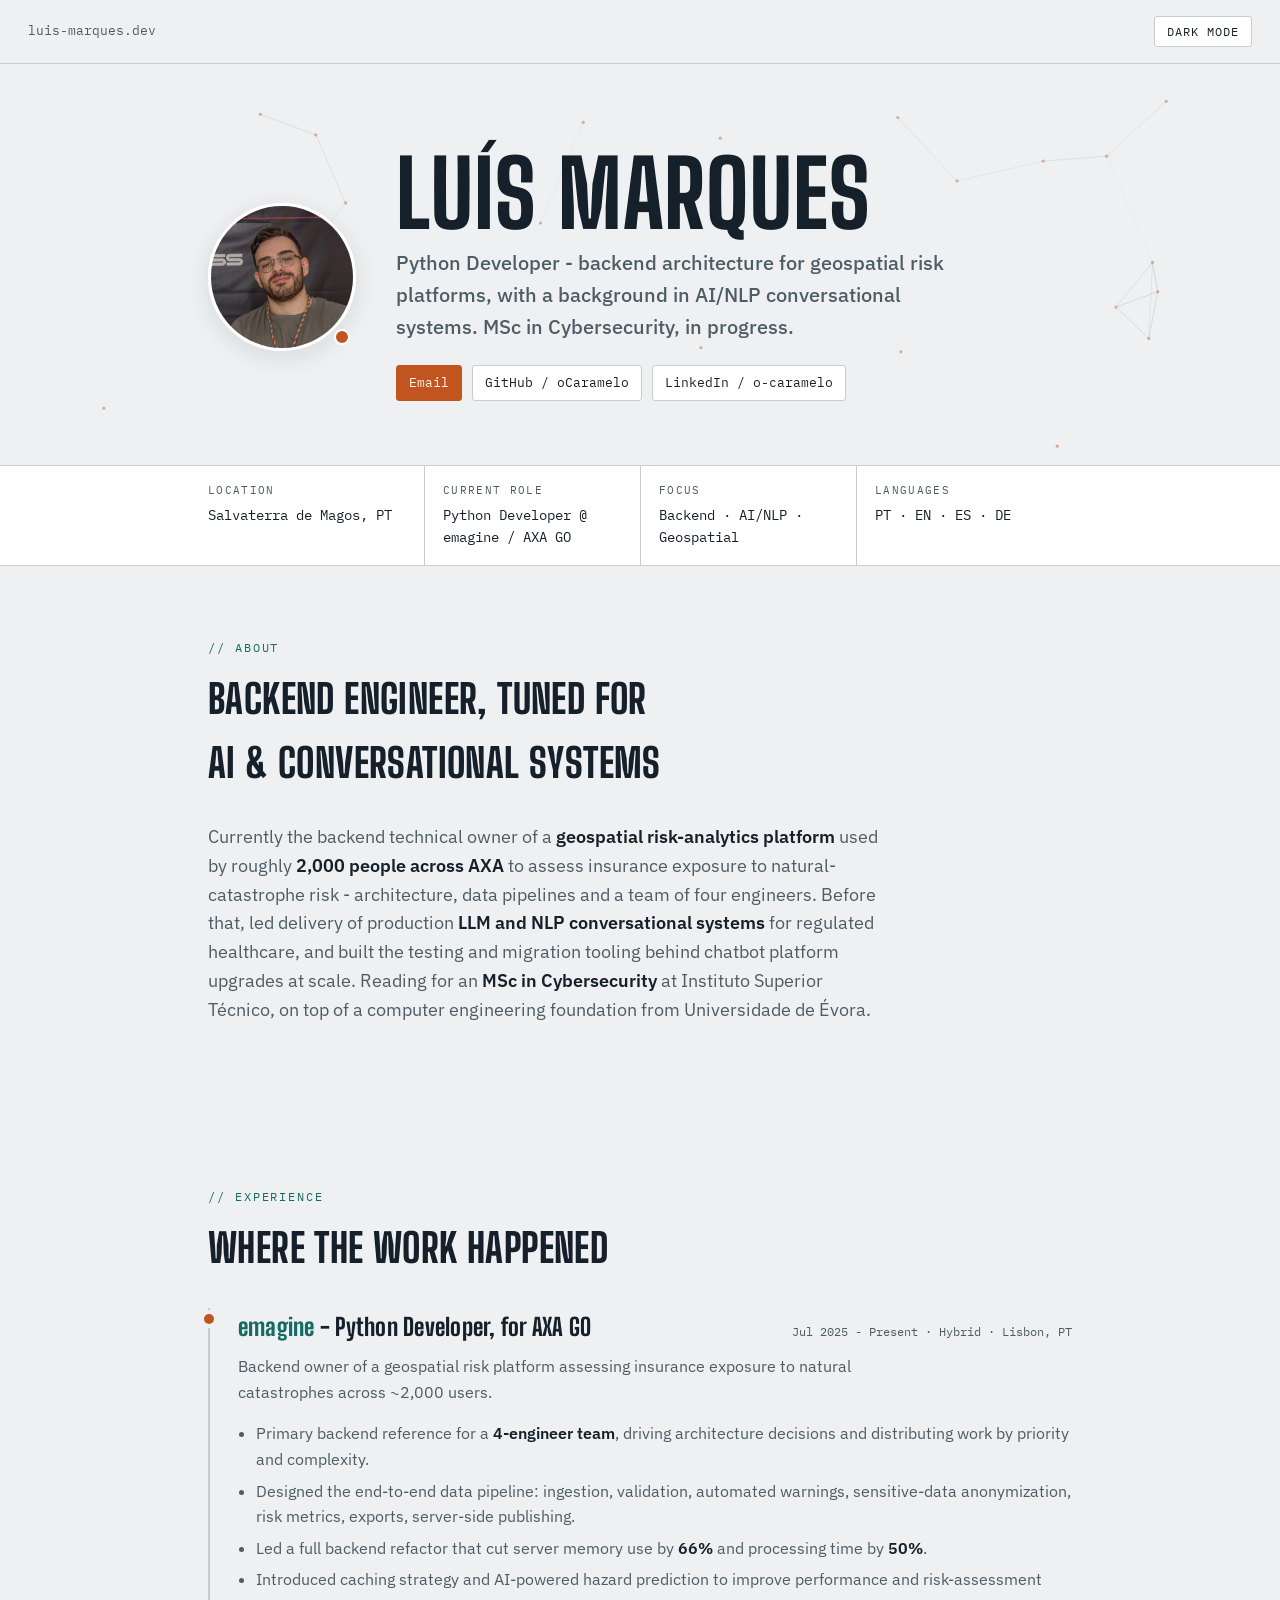
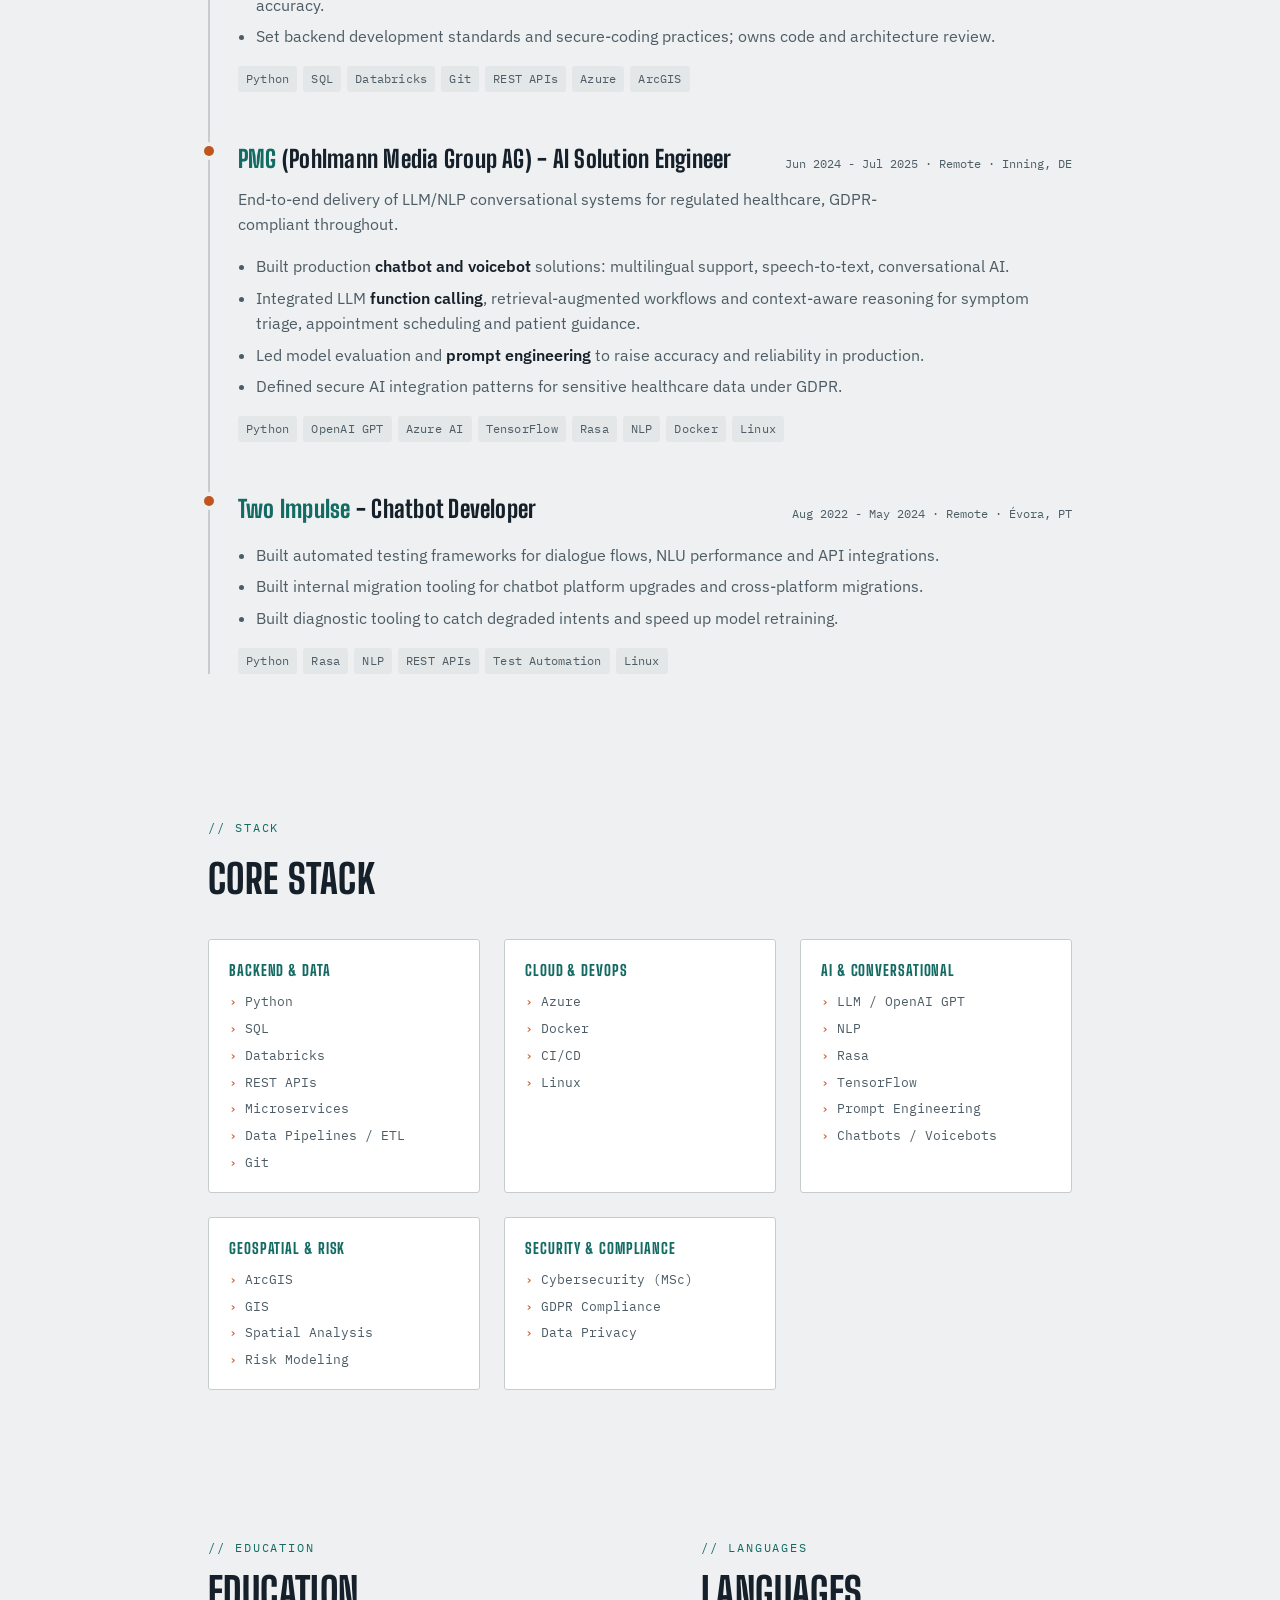
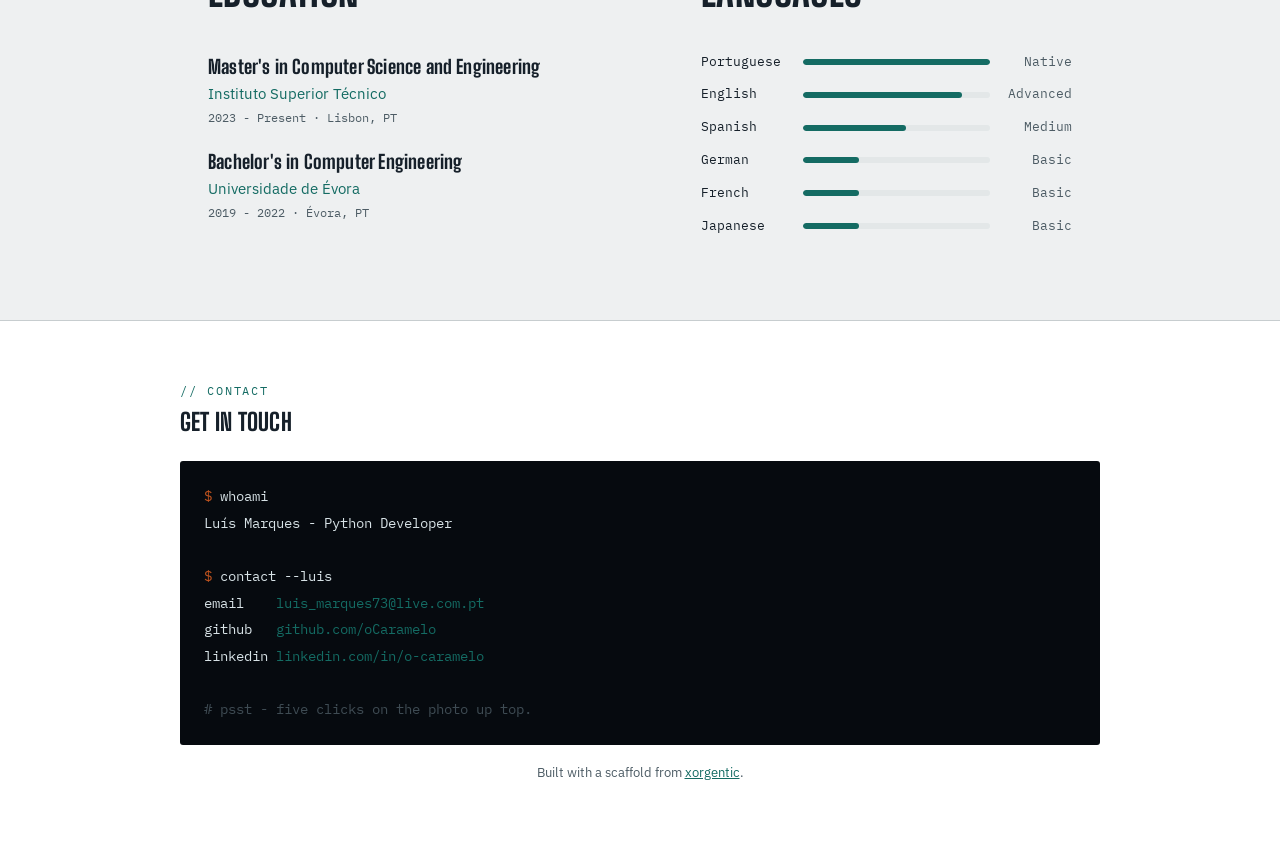
<file: index.html>
<!DOCTYPE html>
<html lang="en">
<head>
<meta charset="UTF-8" />
<meta name="viewport" content="width=device-width, initial-scale=1.0" />
<title>Luís Marques - Python Developer</title>
<meta name="description" content="Python developer building geospatial risk platforms and backend systems, with a background in AI/NLP conversational systems." />
<meta name="google-site-verification" content="2XiJ_tREZCBtqG55ezIxOZM65bHRSFh6WPVLaXFsFWY" />
<link rel="icon" href="data:image/svg+xml,%3Csvg xmlns='http://www.w3.org/2000/svg' viewBox='0 0 64 64'%3E%3Crect width='64' height='64' rx='8' fill='%230d151e'/%3E%3Ctext x='32' y='42' font-family='monospace' font-size='28' font-weight='700' fill='%23e8823d' text-anchor='middle'%3ELM%3C/text%3E%3C/svg%3E" />
<link rel="stylesheet" href="css/style.css?v=2" />
</head>
<body>

<div class="topbar">
  <span class="mono">luis-marques.dev</span>
  <button class="theme-toggle" id="theme-toggle" type="button">Dark mode</button>
</div>

<header class="hero">
  <canvas id="signal-grid" aria-hidden="true"></canvas>
  <div class="wrap hero-inner">
    <div class="avatar-wrap">
      <img id="avatar-img" class="avatar" src="assets/luis-marques.png" alt="Luís Marques" width="148" height="148" />
      <button id="secret-trigger" class="secret-btn" type="button" aria-label="You found something. Click five times."></button>
    </div>
    <div>
      <h1>Luís Marques</h1>
      <p class="role">Python Developer - backend architecture for geospatial risk platforms, with a background in AI/NLP conversational systems. MSc in Cybersecurity, in progress.</p>
      <div class="links">
        <a class="pill-link primary" href="mailto:luis_marques73@live.com.pt">Email</a>
        <a class="pill-link" href="https://github.com/oCaramelo" target="_blank" rel="noopener">GitHub / oCaramelo</a>
        <a class="pill-link" href="https://linkedin.com/in/o-caramelo" target="_blank" rel="noopener">LinkedIn / o-caramelo</a>
      </div>
    </div>
  </div>
</header>

<div class="status-strip">
  <div class="wrap">
    <div class="status-item">
      <div class="label">Location</div>
      <div class="value">Salvaterra de Magos, PT</div>
    </div>
    <div class="status-item">
      <div class="label">Current role</div>
      <div class="value">Python Developer @ emagine / AXA GO</div>
    </div>
    <div class="status-item">
      <div class="label">Focus</div>
      <div class="value">Backend · AI/NLP · Geospatial</div>
    </div>
    <div class="status-item">
      <div class="label">Languages</div>
      <div class="value">PT · EN · ES · DE</div>
    </div>
  </div>
</div>

<section class="about" id="about">
  <div class="wrap">
    <span class="eyebrow">// about</span>
    <h2>Backend engineer, tuned for AI &amp; conversational systems</h2>
    <p>Currently the backend technical owner of a <strong>geospatial risk-analytics platform</strong> used by roughly <strong>2,000 people across AXA</strong> to assess insurance exposure to natural-catastrophe risk - architecture, data pipelines and a team of four engineers. Before that, led delivery of production <strong>LLM and NLP conversational systems</strong> for regulated healthcare, and built the testing and migration tooling behind chatbot platform upgrades at scale. Reading for an <strong>MSc in Cybersecurity</strong> at Instituto Superior Técnico, on top of a computer engineering foundation from Universidade de Évora.</p>
  </div>
</section>

<section id="experience">
  <div class="wrap">
    <span class="eyebrow">// experience</span>
    <h2>Where the work happened</h2>
    <div class="timeline">

      <article class="entry">
        <div class="entry-head">
          <h3><span class="org">emagine</span> - Python Developer, for AXA GO</h3>
          <div class="entry-meta">Jul 2025 - Present · Hybrid · Lisbon, PT</div>
        </div>
        <p class="entry-summary">Backend owner of a geospatial risk platform assessing insurance exposure to natural catastrophes across ~2,000 users.</p>
        <ul>
          <li>Primary backend reference for a <strong>4-engineer team</strong>, driving architecture decisions and distributing work by priority and complexity.</li>
          <li>Designed the end-to-end data pipeline: ingestion, validation, automated warnings, sensitive-data anonymization, risk metrics, exports, server-side publishing.</li>
          <li>Led a full backend refactor that cut server memory use by <strong>66%</strong> and processing time by <strong>50%</strong>.</li>
          <li>Introduced caching strategy and AI-powered hazard prediction to improve performance and risk-assessment accuracy.</li>
          <li>Set backend development standards and secure-coding practices; owns code and architecture review.</li>
        </ul>
        <div class="tags">
          <span class="tag">Python</span><span class="tag">SQL</span><span class="tag">Databricks</span><span class="tag">Git</span><span class="tag">REST APIs</span><span class="tag">Azure</span><span class="tag">ArcGIS</span>
        </div>
      </article>

      <article class="entry">
        <div class="entry-head">
          <h3><span class="org">PMG</span> (Pohlmann Media Group AG) - AI Solution Engineer</h3>
          <div class="entry-meta">Jun 2024 - Jul 2025 · Remote · Inning, DE</div>
        </div>
        <p class="entry-summary">End-to-end delivery of LLM/NLP conversational systems for regulated healthcare, GDPR-compliant throughout.</p>
        <ul>
          <li>Built production <strong>chatbot and voicebot</strong> solutions: multilingual support, speech-to-text, conversational AI.</li>
          <li>Integrated LLM <strong>function calling</strong>, retrieval-augmented workflows and context-aware reasoning for symptom triage, appointment scheduling and patient guidance.</li>
          <li>Led model evaluation and <strong>prompt engineering</strong> to raise accuracy and reliability in production.</li>
          <li>Defined secure AI integration patterns for sensitive healthcare data under GDPR.</li>
        </ul>
        <div class="tags">
          <span class="tag">Python</span><span class="tag">OpenAI GPT</span><span class="tag">Azure AI</span><span class="tag">TensorFlow</span><span class="tag">Rasa</span><span class="tag">NLP</span><span class="tag">Docker</span><span class="tag">Linux</span>
        </div>
      </article>

      <article class="entry">
        <div class="entry-head">
          <h3><span class="org">Two Impulse</span> - Chatbot Developer</h3>
          <div class="entry-meta">Aug 2022 - May 2024 · Remote · Évora, PT</div>
        </div>
        <ul>
          <li>Built automated testing frameworks for dialogue flows, NLU performance and API integrations.</li>
          <li>Built internal migration tooling for chatbot platform upgrades and cross-platform migrations.</li>
          <li>Built diagnostic tooling to catch degraded intents and speed up model retraining.</li>
        </ul>
        <div class="tags">
          <span class="tag">Python</span><span class="tag">Rasa</span><span class="tag">NLP</span><span class="tag">REST APIs</span><span class="tag">Test Automation</span><span class="tag">Linux</span>
        </div>
      </article>

    </div>
  </div>
</section>

<section id="skills">
  <div class="wrap">
    <span class="eyebrow">// stack</span>
    <h2>Core stack</h2>
    <div class="skill-grid">
      <div class="skill-group">
        <h3>Backend &amp; Data</h3>
        <ul><li>Python</li><li>SQL</li><li>Databricks</li><li>REST APIs</li><li>Microservices</li><li>Data Pipelines / ETL</li><li>Git</li></ul>
      </div>
      <div class="skill-group">
        <h3>Cloud &amp; DevOps</h3>
        <ul><li>Azure</li><li>Docker</li><li>CI/CD</li><li>Linux</li></ul>
      </div>
      <div class="skill-group">
        <h3>AI &amp; Conversational</h3>
        <ul><li>LLM / OpenAI GPT</li><li>NLP</li><li>Rasa</li><li>TensorFlow</li><li>Prompt Engineering</li><li>Chatbots / Voicebots</li></ul>
      </div>
      <div class="skill-group">
        <h3>Geospatial &amp; Risk</h3>
        <ul><li>ArcGIS</li><li>GIS</li><li>Spatial Analysis</li><li>Risk Modeling</li></ul>
      </div>
      <div class="skill-group">
        <h3>Security &amp; Compliance</h3>
        <ul><li>Cybersecurity (MSc)</li><li>GDPR Compliance</li><li>Data Privacy</li></ul>
      </div>
    </div>
  </div>
</section>

<section id="education">
  <div class="wrap two-col">
    <div>
      <span class="eyebrow">// education</span>
      <h2>Education</h2>
      <div class="edu-entry">
        <h3>Master's in Computer Science and Engineering</h3>
        <div class="org">Instituto Superior Técnico</div>
        <span class="entry-meta">2023 - Present · Lisbon, PT</span>
      </div>
      <div class="edu-entry">
        <h3>Bachelor's in Computer Engineering</h3>
        <div class="org">Universidade de Évora</div>
        <span class="entry-meta">2019 - 2022 · Évora, PT</span>
      </div>
    </div>
    <div>
      <span class="eyebrow">// languages</span>
      <h2>Languages</h2>
      <div class="lang-row"><span>Portuguese</span><span class="lang-meter"><span style="width:100%"></span></span><span class="level">Native</span></div>
      <div class="lang-row"><span>English</span><span class="lang-meter"><span style="width:85%"></span></span><span class="level">Advanced</span></div>
      <div class="lang-row"><span>Spanish</span><span class="lang-meter"><span style="width:55%"></span></span><span class="level">Medium</span></div>
      <div class="lang-row"><span>German</span><span class="lang-meter"><span style="width:30%"></span></span><span class="level">Basic</span></div>
      <div class="lang-row"><span>French</span><span class="lang-meter"><span style="width:30%"></span></span><span class="level">Basic</span></div>
      <div class="lang-row"><span>Japanese</span><span class="lang-meter"><span style="width:30%"></span></span><span class="level">Basic</span></div>
    </div>
  </div>
</section>

<footer>
  <div class="wrap" style="padding: 56px 0;">
    <span class="eyebrow">// contact</span>
    <h2 style="margin-bottom:20px;">Get in touch</h2>
    <div class="terminal">
      <div><span class="prompt">$</span> whoami</div>
      <div>Luís Marques - Python Developer</div>
      <div>&nbsp;</div>
      <div><span class="prompt">$</span> contact --luis</div>
      <div>email&nbsp;&nbsp;&nbsp;&nbsp;<a href="mailto:luis_marques73@live.com.pt">luis_marques73@live.com.pt</a></div>
      <div>github&nbsp;&nbsp;&nbsp;<a href="https://github.com/oCaramelo" target="_blank" rel="noopener">github.com/oCaramelo</a></div>
      <div>linkedin&nbsp;<a href="https://linkedin.com/in/o-caramelo" target="_blank" rel="noopener">linkedin.com/in/o-caramelo</a></div>
      <div class="comment">&nbsp;</div>
      <div class="comment"># psst - five clicks on the photo up top.</div>
    </div>
    <p class="footer-note">Built with a scaffold from <a href="#" id="xorgentic-btn" aria-expanded="false" aria-controls="xorgentic-joke">xorgentic</a>.</p>
    <div class="xorgentic-joke mono" id="xorgentic-joke" hidden>
      <span class="prompt">$</span> git clone xorgentic<br />
      remote: repository not found (private repo)<br />
      ask nicely -&gt; <a href="mailto:luis_marques73@live.com.pt?subject=xorgentic">luis_marques73@live.com.pt</a>
    </div>
  </div>
</footer>

<div class="egg-overlay" id="egg-overlay">
  <div class="egg-box" role="dialog" aria-modal="true" aria-labelledby="egg-title">
    <div class="egg-title" id="egg-title">// unlocked: secret stash of superpowers</div>
    <p>Congrats, curious human! You found my secret stash of superpowers. Don't tell anyone, but here's what I can do:</p>
    <div class="egg-tags">
      <span>Backend Development</span><span>Python</span><span>REST APIs</span><span>Microservices</span><span>Data Pipelines</span><span>System Integration</span><span>Scalable Systems</span><span>Production Monitoring</span><span>Performance Optimization</span><span>Code Refactoring</span><span>SQL</span><span>Databases</span><span>Data Validation</span><span>Data Anonymization</span><span>ETL Pipelines</span><span>Azure</span><span>CI/CD</span><span>Git</span><span>Docker</span><span>Environment Management</span><span>Geospatial</span><span>GIS</span><span>ArcGIS</span><span>Spatial Analysis</span><span>Risk Modeling</span><span>KPI Calculation</span><span>Artificial Intelligence</span><span>Machine Learning</span><span>LLM</span><span>NLP</span><span>Chatbots</span><span>Voicebots</span><span>Conversational AI</span><span>Prompt Engineering</span><span>Function Calling</span><span>Model Optimization</span><span>AI Monitoring</span><span>Cybersecurity</span><span>Data Privacy</span><span>GDPR Compliance</span><span>Cryptography</span><span>Blockchain</span><span>Byzantine Fault Tolerance</span><span>Consensus Algorithms</span><span>Smart Contracts</span><span>Fault Tolerance</span><span>Distributed Systems</span><span>Problem Solving</span><span>Ownership</span><span>Collaboration</span><span>Client-Facing</span><span>Requirements Analysis</span><span>Agile</span><span>Scrum</span><span>Technical Documentation</span>
    </div>
    <button class="egg-close" id="egg-close" type="button">Close [esc]</button>
  </div>
</div>

<script src="js/script.js?v=2"></script>
</body>
</html>
</file>
<file: css/style.css>
/* ---------------------------------------------------------------
   Luís Marques - personal page
   Concept: risk cartography at night. A signal-grid hero, a status
   readout borrowed from telemetry displays, and a systems-log
   timeline - pulled from the actual materials of the work itself:
   geospatial risk platforms, conversational-AI graphs, GDPR-grade
   backend engineering.
   ------------------------------------------------------------- */

@import url('https://fonts.googleapis.com/css2?family=Big+Shoulders+Display:wght@600;700;800&family=IBM+Plex+Mono:wght@400;500;600&family=IBM+Plex+Sans:wght@400;500;600&display=swap');

:root {
  --bg: #eef0f1;
  --surface: #ffffff;
  --surface-2: #e3e7e8;
  --ink: #16202a;
  --ink-soft: #4d5c65;
  --hairline: #c7cdcf;
  --accent: #c1541f;
  --accent-ink: #fff8f2;
  --accent-2: #146b63;
  --shadow: rgba(22, 32, 42, 0.10);
  --radius: 3px;
}

@media (prefers-color-scheme: dark) {
  :root:not([data-theme="light"]) {
    --bg: #0d151e;
    --surface: #131e29;
    --surface-2: #1a2530;
    --ink: #e8edee;
    --ink-soft: #97a7ae;
    --hairline: #293743;
    --accent: #e8823d;
    --accent-ink: #10151b;
    --accent-2: #4bc0b1;
    --shadow: rgba(0, 0, 0, 0.45);
  }
}

:root[data-theme="dark"] {
  --bg: #0d151e;
  --surface: #131e29;
  --surface-2: #1a2530;
  --ink: #e8edee;
  --ink-soft: #97a7ae;
  --hairline: #293743;
  --accent: #e8823d;
  --accent-ink: #10151b;
  --accent-2: #4bc0b1;
  --shadow: rgba(0, 0, 0, 0.45);
}

* { box-sizing: border-box; }

html {
  scroll-behavior: smooth;
}

@media (prefers-reduced-motion: reduce) {
  html { scroll-behavior: auto; }
  *, *::before, *::after { animation-duration: 0.001ms !important; animation-iteration-count: 1 !important; transition-duration: 0.001ms !important; }
}

body {
  margin: 0;
  background: var(--bg);
  color: var(--ink);
  font-family: 'IBM Plex Sans', system-ui, sans-serif;
  font-size: 16px;
  line-height: 1.6;
  -webkit-font-smoothing: antialiased;
}

::selection { background: var(--accent); color: var(--accent-ink); }

a { color: var(--accent-2); }
a:focus-visible, button:focus-visible { outline: 2px solid var(--accent); outline-offset: 3px; }

.wrap {
  max-width: 920px;
  margin: 0 auto;
  padding: 0 28px;
}

h1, h2, h3 {
  font-family: 'Big Shoulders Display', system-ui, sans-serif;
  font-weight: 800;
  text-transform: uppercase;
  letter-spacing: 0.01em;
  text-wrap: balance;
  margin: 0;
  color: var(--ink);
}

.mono {
  font-family: 'IBM Plex Mono', ui-monospace, monospace;
}

.eyebrow {
  font-family: 'IBM Plex Mono', ui-monospace, monospace;
  font-size: 12px;
  letter-spacing: 0.16em;
  text-transform: uppercase;
  color: var(--accent-2);
}

/* ---------- top bar ---------- */

.topbar {
  position: sticky;
  top: 0;
  z-index: 20;
  display: flex;
  align-items: center;
  justify-content: space-between;
  padding: 16px 28px;
  background: color-mix(in srgb, var(--bg) 88%, transparent);
  backdrop-filter: blur(6px);
  border-bottom: 1px solid var(--hairline);
}

.topbar .mono { font-size: 13px; color: var(--ink-soft); }

.theme-toggle {
  font-family: 'IBM Plex Mono', monospace;
  font-size: 12px;
  letter-spacing: 0.08em;
  text-transform: uppercase;
  background: var(--surface);
  color: var(--ink);
  border: 1px solid var(--hairline);
  border-radius: var(--radius);
  padding: 7px 12px;
  cursor: pointer;
}
.theme-toggle:hover { border-color: var(--accent-2); }

/* ---------- hero ---------- */

.hero {
  position: relative;
  overflow: hidden;
  border-bottom: 1px solid var(--hairline);
}

.hero canvas {
  position: absolute;
  inset: 0;
  width: 100%;
  height: 100%;
  opacity: 0.55;
}

.hero-inner {
  position: relative;
  z-index: 1;
  padding: 88px 28px 64px;
  display: grid;
  grid-template-columns: auto 1fr;
  gap: 40px;
  align-items: center;
}

.avatar-wrap {
  position: relative;
  width: 148px;
  height: 148px;
  flex-shrink: 0;
}

.avatar {
  width: 148px;
  height: 148px;
  border-radius: 50%;
  object-fit: cover;
  border: 3px solid var(--surface);
  box-shadow: 0 6px 24px var(--shadow);
  cursor: pointer;
  display: block;
}

.secret-btn {
  position: absolute;
  bottom: 6px;
  right: 6px;
  width: 16px;
  height: 16px;
  border-radius: 50%;
  background: var(--accent);
  border: 2px solid var(--surface);
  padding: 0;
  cursor: pointer;
  box-shadow: 0 0 0 0 var(--accent);
  animation: pulse 2.4s ease-out infinite;
}
@keyframes pulse {
  0% { box-shadow: 0 0 0 0 color-mix(in srgb, var(--accent) 55%, transparent); }
  70% { box-shadow: 0 0 0 9px color-mix(in srgb, var(--accent) 0%, transparent); }
  100% { box-shadow: 0 0 0 0 color-mix(in srgb, var(--accent) 0%, transparent); }
}

.hero h1 {
  font-size: clamp(48px, 9vw, 92px);
  line-height: 0.92;
}

.hero .role {
  margin-top: 10px;
  font-size: clamp(16px, 2.4vw, 20px);
  color: var(--ink-soft);
  font-weight: 500;
  max-width: 46ch;
}

.hero .links {
  margin-top: 22px;
  display: flex;
  flex-wrap: wrap;
  gap: 10px;
}

.pill-link {
  font-family: 'IBM Plex Mono', monospace;
  font-size: 13px;
  text-decoration: none;
  color: var(--ink);
  background: var(--surface);
  border: 1px solid var(--hairline);
  border-radius: var(--radius);
  padding: 7px 12px;
  display: inline-flex;
  align-items: center;
  gap: 6px;
}
.pill-link:hover { border-color: var(--accent-2); color: var(--accent-2); }
.pill-link.primary { background: var(--accent); color: var(--accent-ink); border-color: var(--accent); }
.pill-link.primary:hover { color: var(--accent-ink); opacity: 0.9; }

/* ---------- status strip ---------- */

.status-strip {
  border-bottom: 1px solid var(--hairline);
  background: var(--surface);
}

.status-strip .wrap {
  display: grid;
  grid-template-columns: repeat(auto-fit, minmax(160px, 1fr));
  gap: 0;
}

.status-item {
  padding: 16px 0;
  border-left: 1px solid var(--hairline);
  padding-left: 18px;
}
.status-item:first-child { border-left: none; padding-left: 0; }

.status-item .label {
  font-family: 'IBM Plex Mono', monospace;
  font-size: 11px;
  letter-spacing: 0.12em;
  text-transform: uppercase;
  color: var(--ink-soft);
}
.status-item .value {
  margin-top: 4px;
  font-family: 'IBM Plex Mono', monospace;
  font-size: 14px;
  color: var(--ink);
}

/* ---------- sections ---------- */

section { padding: 72px 0; }
section > .wrap > .eyebrow { display: block; margin-bottom: 10px; }
section h2 { font-size: clamp(28px, 4vw, 40px); margin-bottom: 28px; }

.about p {
  max-width: 62ch;
  font-size: 18px;
  color: var(--ink-soft);
}
.about p strong { color: var(--ink); font-weight: 600; }

/* ---------- timeline ---------- */

.timeline {
  position: relative;
  padding-left: 28px;
  border-left: 2px solid var(--hairline);
  display: flex;
  flex-direction: column;
  gap: 48px;
}

.entry { position: relative; }
.entry::before {
  content: "";
  position: absolute;
  left: -34px;
  top: 6px;
  width: 10px;
  height: 10px;
  border-radius: 50%;
  background: var(--accent);
  box-shadow: 0 0 0 4px var(--bg);
}

.entry-head {
  display: flex;
  flex-wrap: wrap;
  align-items: baseline;
  justify-content: space-between;
  gap: 8px 20px;
}

.entry-head h3 {
  font-size: 24px;
  text-transform: none;
}
.entry-head .org { color: var(--accent-2); }

.entry-meta {
  font-family: 'IBM Plex Mono', monospace;
  font-size: 12px;
  color: var(--ink-soft);
  white-space: nowrap;
}

.entry-summary {
  margin-top: 8px;
  color: var(--ink-soft);
  max-width: 68ch;
}

.entry ul {
  margin: 14px 0 0;
  padding-left: 18px;
  color: var(--ink-soft);
}
.entry li { margin-bottom: 6px; }
.entry li strong { color: var(--ink); font-weight: 600; }

.tags {
  margin-top: 16px;
  display: flex;
  flex-wrap: wrap;
  gap: 6px;
}

.tag {
  font-family: 'IBM Plex Mono', monospace;
  font-size: 11.5px;
  letter-spacing: 0.02em;
  background: var(--surface-2);
  color: var(--ink-soft);
  border-radius: var(--radius);
  padding: 4px 8px;
}

/* ---------- skills ---------- */

.skill-grid {
  display: grid;
  grid-template-columns: repeat(auto-fit, minmax(240px, 1fr));
  gap: 24px;
}

.skill-group {
  background: var(--surface);
  border: 1px solid var(--hairline);
  border-radius: var(--radius);
  padding: 18px 20px;
}

.skill-group h3 {
  font-size: 15px;
  text-transform: uppercase;
  letter-spacing: 0.06em;
  color: var(--accent-2);
  margin-bottom: 10px;
}

.skill-group ul {
  list-style: none;
  margin: 0;
  padding: 0;
  font-family: 'IBM Plex Mono', monospace;
  font-size: 13px;
  color: var(--ink-soft);
  display: flex;
  flex-direction: column;
  gap: 6px;
}
.skill-group li::before { content: "› "; color: var(--accent); }

/* ---------- education & languages ---------- */

.two-col {
  display: grid;
  grid-template-columns: 1.2fr 1fr;
  gap: 48px;
}
@media (max-width: 720px) {
  .two-col { grid-template-columns: 1fr; }
}

.edu-entry { margin-bottom: 20px; }
.edu-entry h3 { font-size: 19px; text-transform: none; }
.edu-entry .org { color: var(--accent-2); font-size: 15px; }
.edu-entry .entry-meta { display: block; margin-top: 2px; }

.lang-row {
  display: grid;
  grid-template-columns: 90px 1fr 70px;
  align-items: center;
  gap: 12px;
  margin-bottom: 12px;
  font-family: 'IBM Plex Mono', monospace;
  font-size: 13px;
}
.lang-meter {
  height: 6px;
  background: var(--surface-2);
  border-radius: 4px;
  overflow: hidden;
}
.lang-meter > span {
  display: block;
  height: 100%;
  background: var(--accent-2);
  border-radius: 4px;
}
.lang-row .level { color: var(--ink-soft); text-align: right; }

/* ---------- footer / contact ---------- */

footer {
  border-top: 1px solid var(--hairline);
  background: var(--surface);
}

.terminal {
  font-family: 'IBM Plex Mono', monospace;
  font-size: 14px;
  background: var(--ink);
  color: var(--bg);
  border-radius: var(--radius);
  padding: 22px 24px;
  overflow-x: auto;
  line-height: 1.9;
}
:root:not([data-theme="light"]) .terminal,
:root[data-theme="dark"] .terminal {
  background: #060a0f;
  color: #d7e2e6;
}
.terminal .prompt { color: var(--accent); }
.terminal .comment { color: var(--ink-soft); opacity: 0.8; }
.terminal a { color: var(--accent-2); text-decoration: none; }
.terminal a:hover { text-decoration: underline; }

.footer-note {
  margin-top: 18px;
  font-size: 13px;
  color: var(--ink-soft);
  text-align: center;
}

.xorgentic-joke {
  max-width: 420px;
  margin: 14px auto 0;
  background: var(--ink);
  color: var(--bg);
  font-size: 12.5px;
  line-height: 1.8;
  text-align: left;
  border-radius: var(--radius);
  padding: 14px 16px;
}
.xorgentic-joke .prompt { color: var(--accent); }
.xorgentic-joke a { color: var(--accent-2); }

/* ---------- easter egg modal ---------- */

.egg-overlay {
  position: fixed;
  inset: 0;
  z-index: 50;
  background: color-mix(in srgb, var(--ink) 70%, transparent);
  display: flex;
  align-items: center;
  justify-content: center;
  padding: 24px;
  opacity: 0;
  pointer-events: none;
  transition: opacity 0.25s ease;
}
.egg-overlay.open { opacity: 1; pointer-events: auto; }

.egg-box {
  max-width: 640px;
  max-height: 80vh;
  overflow-y: auto;
  background: var(--ink);
  color: var(--bg);
  font-family: 'IBM Plex Mono', monospace;
  font-size: 13px;
  line-height: 1.8;
  border-radius: var(--radius);
  padding: 28px 30px;
  box-shadow: 0 24px 60px rgba(0,0,0,0.5);
  transform: translateY(8px);
  transition: transform 0.25s ease;
}
.egg-overlay.open .egg-box { transform: translateY(0); }

.egg-box .egg-title {
  color: var(--accent);
  text-transform: uppercase;
  letter-spacing: 0.1em;
  font-size: 12px;
  margin-bottom: 14px;
}
.egg-box p { margin: 0 0 16px; }
.egg-tags {
  display: flex;
  flex-wrap: wrap;
  gap: 6px;
  margin-bottom: 18px;
}
.egg-tags span {
  background: rgba(255,255,255,0.08);
  border-radius: 3px;
  padding: 3px 8px;
  font-size: 12px;
}
.egg-close {
  font-family: 'IBM Plex Mono', monospace;
  font-size: 12px;
  background: transparent;
  color: var(--bg);
  border: 1px solid rgba(255,255,255,0.25);
  border-radius: var(--radius);
  padding: 7px 14px;
  cursor: pointer;
}
.egg-close:hover { border-color: var(--accent); color: var(--accent); }

.sr-only {
  position: absolute;
  width: 1px; height: 1px;
  padding: 0; margin: -1px;
  overflow: hidden;
  clip: rect(0,0,0,0);
  white-space: nowrap;
  border: 0;
}
</file>
